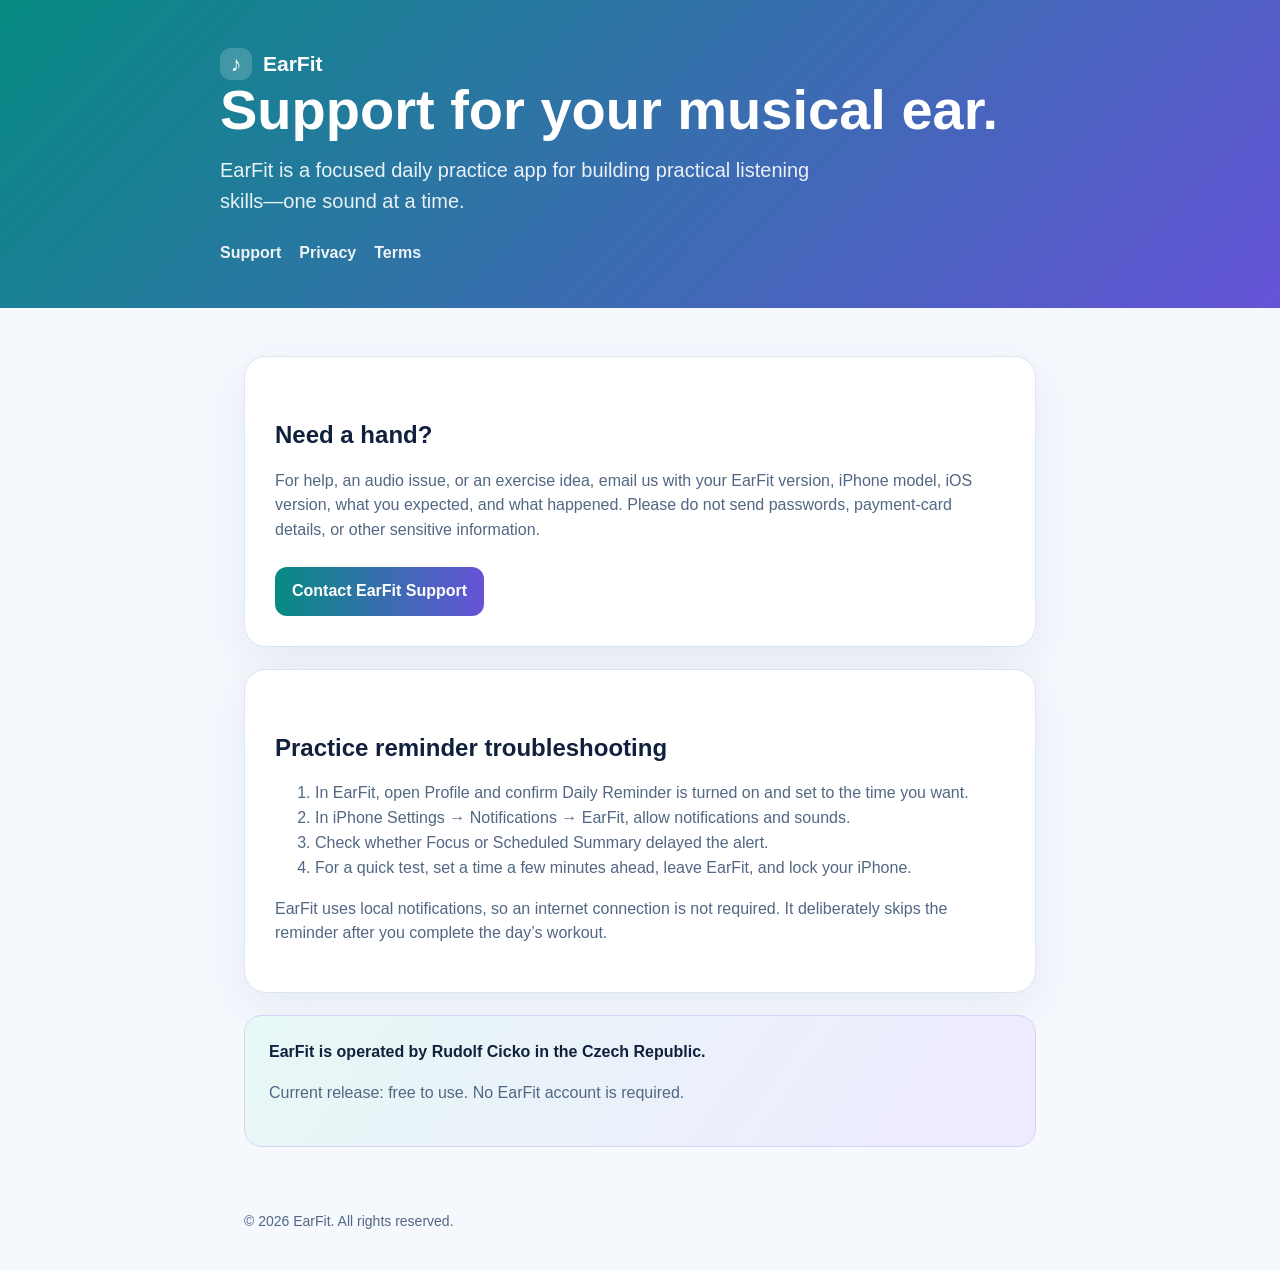
<file: index.html>
<!doctype html>
<html lang="en">
  <head>
    <meta charset="utf-8">
    <meta name="viewport" content="width=device-width, initial-scale=1">
    <title>EarFit Support</title>
    <meta name="description" content="Support and legal information for EarFit, a daily musical ear-training app.">
    <link rel="stylesheet" href="styles.css">
  </head>
  <body>
    <header>
      <div class="wrap">
        <div class="brand"><span class="brand-mark">♪</span> EarFit</div>
        <div class="hero">
          <h1>Support for your musical ear.</h1>
          <p>EarFit is a focused daily practice app for building practical listening skills—one sound at a time.</p>
        </div>
        <nav aria-label="Site"><a href="index.html">Support</a><a href="privacy.html">Privacy</a><a href="terms.html">Terms</a></nav>
      </div>
    </header>
    <main>
      <section class="card">
        <h2>Need a hand?</h2>
        <p>For help, an audio issue, or an exercise idea, email us with your EarFit version, iPhone model, iOS version, what you expected, and what happened. Please do not send passwords, payment-card details, or other sensitive information.</p>
        <a class="button" href="mailto:rudolfcickodev@gmail.com?subject=EarFit%20support">Contact EarFit Support</a>
      </section>
      <section class="card" style="margin-top:22px">
        <h2>Practice reminder troubleshooting</h2>
        <ol>
          <li>In EarFit, open Profile and confirm Daily Reminder is turned on and set to the time you want.</li>
          <li>In iPhone Settings → Notifications → EarFit, allow notifications and sounds.</li>
          <li>Check whether Focus or Scheduled Summary delayed the alert.</li>
          <li>For a quick test, set a time a few minutes ahead, leave EarFit, and lock your iPhone.</li>
        </ol>
        <p>EarFit uses local notifications, so an internet connection is not required. It deliberately skips the reminder after you complete the day’s workout.</p>
      </section>
      <section class="contact">
        <strong>EarFit is operated by Rudolf Cicko in the Czech Republic.</strong>
        <p>Current release: free to use. No EarFit account is required.</p>
      </section>
    </main>
    <footer>© 2026 EarFit. All rights reserved.</footer>
  </body>
</html>
</file>
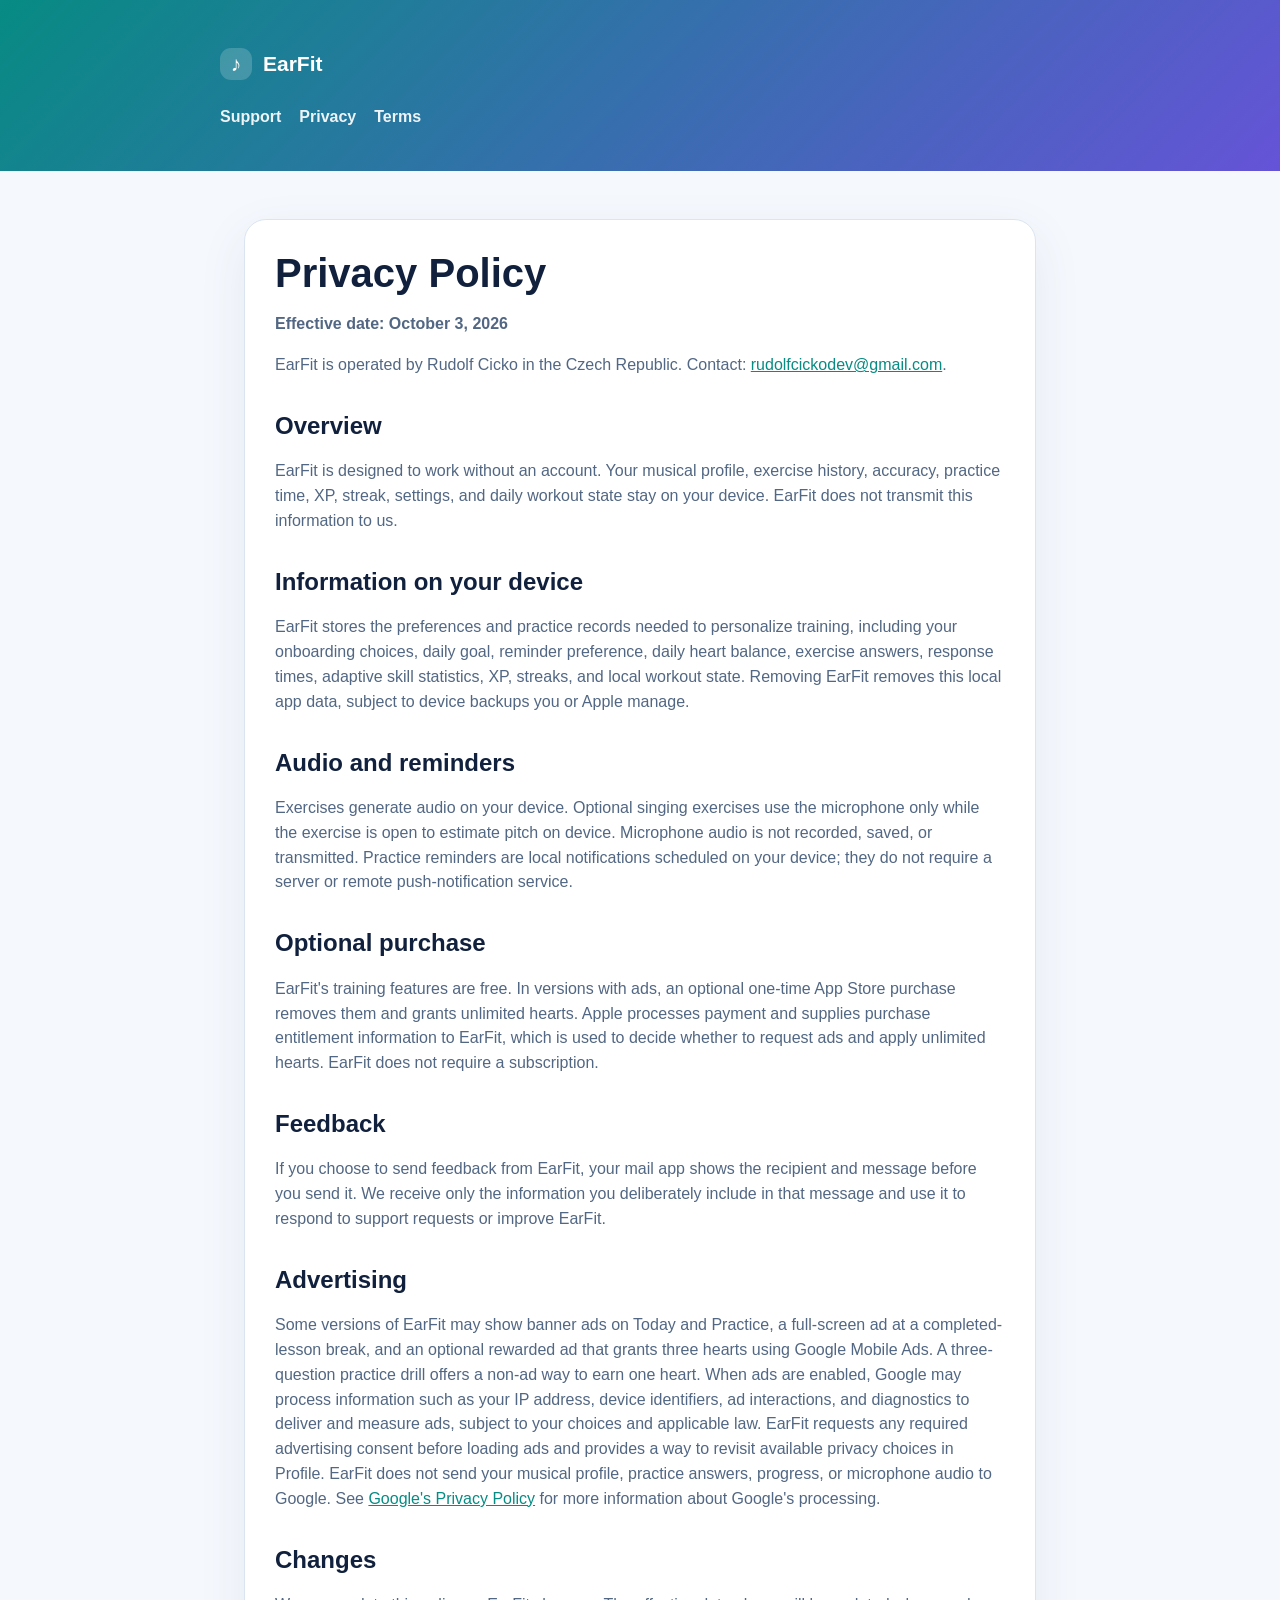
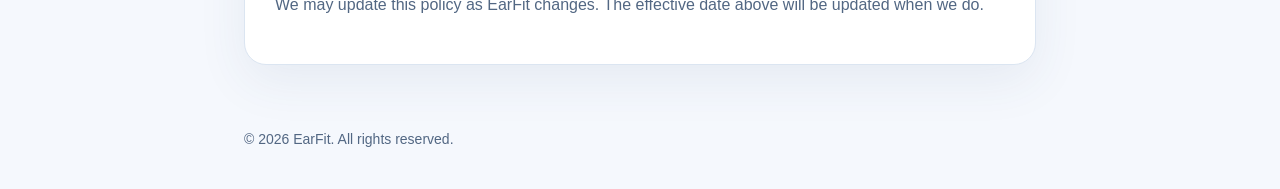
<file: privacy.html>
<!doctype html>
<html lang="en">
  <head>
    <meta charset="utf-8">
    <meta name="viewport" content="width=device-width, initial-scale=1">
    <title>EarFit Privacy Policy</title>
    <meta name="description" content="EarFit Privacy Policy.">
    <link rel="stylesheet" href="styles.css">
  </head>
  <body>
    <header><div class="wrap"><div class="brand"><span class="brand-mark">♪</span> EarFit</div><nav aria-label="Site"><a href="index.html">Support</a><a href="privacy.html">Privacy</a><a href="terms.html">Terms</a></nav></div></header>
    <main><article class="card">
      <h1>Privacy Policy</h1>
      <p><strong>Effective date: October 3, 2026</strong></p>
      <p>EarFit is operated by Rudolf Cicko in the Czech Republic. Contact: <a href="mailto:rudolfcickodev@gmail.com">rudolfcickodev@gmail.com</a>.</p>
      <h2>Overview</h2>
      <p>EarFit is designed to work without an account. Your musical profile, exercise history, accuracy, practice time, XP, streak, settings, and daily workout state stay on your device. EarFit does not transmit this information to us.</p>
      <h2>Information on your device</h2>
      <p>EarFit stores the preferences and practice records needed to personalize training, including your onboarding choices, daily goal, reminder preference, daily heart balance, exercise answers, response times, adaptive skill statistics, XP, streaks, and local workout state. Removing EarFit removes this local app data, subject to device backups you or Apple manage.</p>
      <h2>Audio and reminders</h2>
      <p>Exercises generate audio on your device. Optional singing exercises use the microphone only while the exercise is open to estimate pitch on device. Microphone audio is not recorded, saved, or transmitted. Practice reminders are local notifications scheduled on your device; they do not require a server or remote push-notification service.</p>
      <h2>Optional purchase</h2>
      <p>EarFit's training features are free. In versions with ads, an optional one-time App Store purchase removes them and grants unlimited hearts. Apple processes payment and supplies purchase entitlement information to EarFit, which is used to decide whether to request ads and apply unlimited hearts. EarFit does not require a subscription.</p>
      <h2>Feedback</h2>
      <p>If you choose to send feedback from EarFit, your mail app shows the recipient and message before you send it. We receive only the information you deliberately include in that message and use it to respond to support requests or improve EarFit.</p>
      <h2>Advertising</h2>
      <p>Some versions of EarFit may show banner ads on Today and Practice, a full-screen ad at a completed-lesson break, and an optional rewarded ad that grants three hearts using Google Mobile Ads. A three-question practice drill offers a non-ad way to earn one heart. When ads are enabled, Google may process information such as your IP address, device identifiers, ad interactions, and diagnostics to deliver and measure ads, subject to your choices and applicable law. EarFit requests any required advertising consent before loading ads and provides a way to revisit available privacy choices in Profile. EarFit does not send your musical profile, practice answers, progress, or microphone audio to Google. See <a href="https://policies.google.com/privacy">Google's Privacy Policy</a> for more information about Google's processing.</p>
      <h2>Changes</h2>
      <p>We may update this policy as EarFit changes. The effective date above will be updated when we do.</p>
    </article></main>
    <footer>© 2026 EarFit. All rights reserved.</footer>
  </body>
</html>
</file>
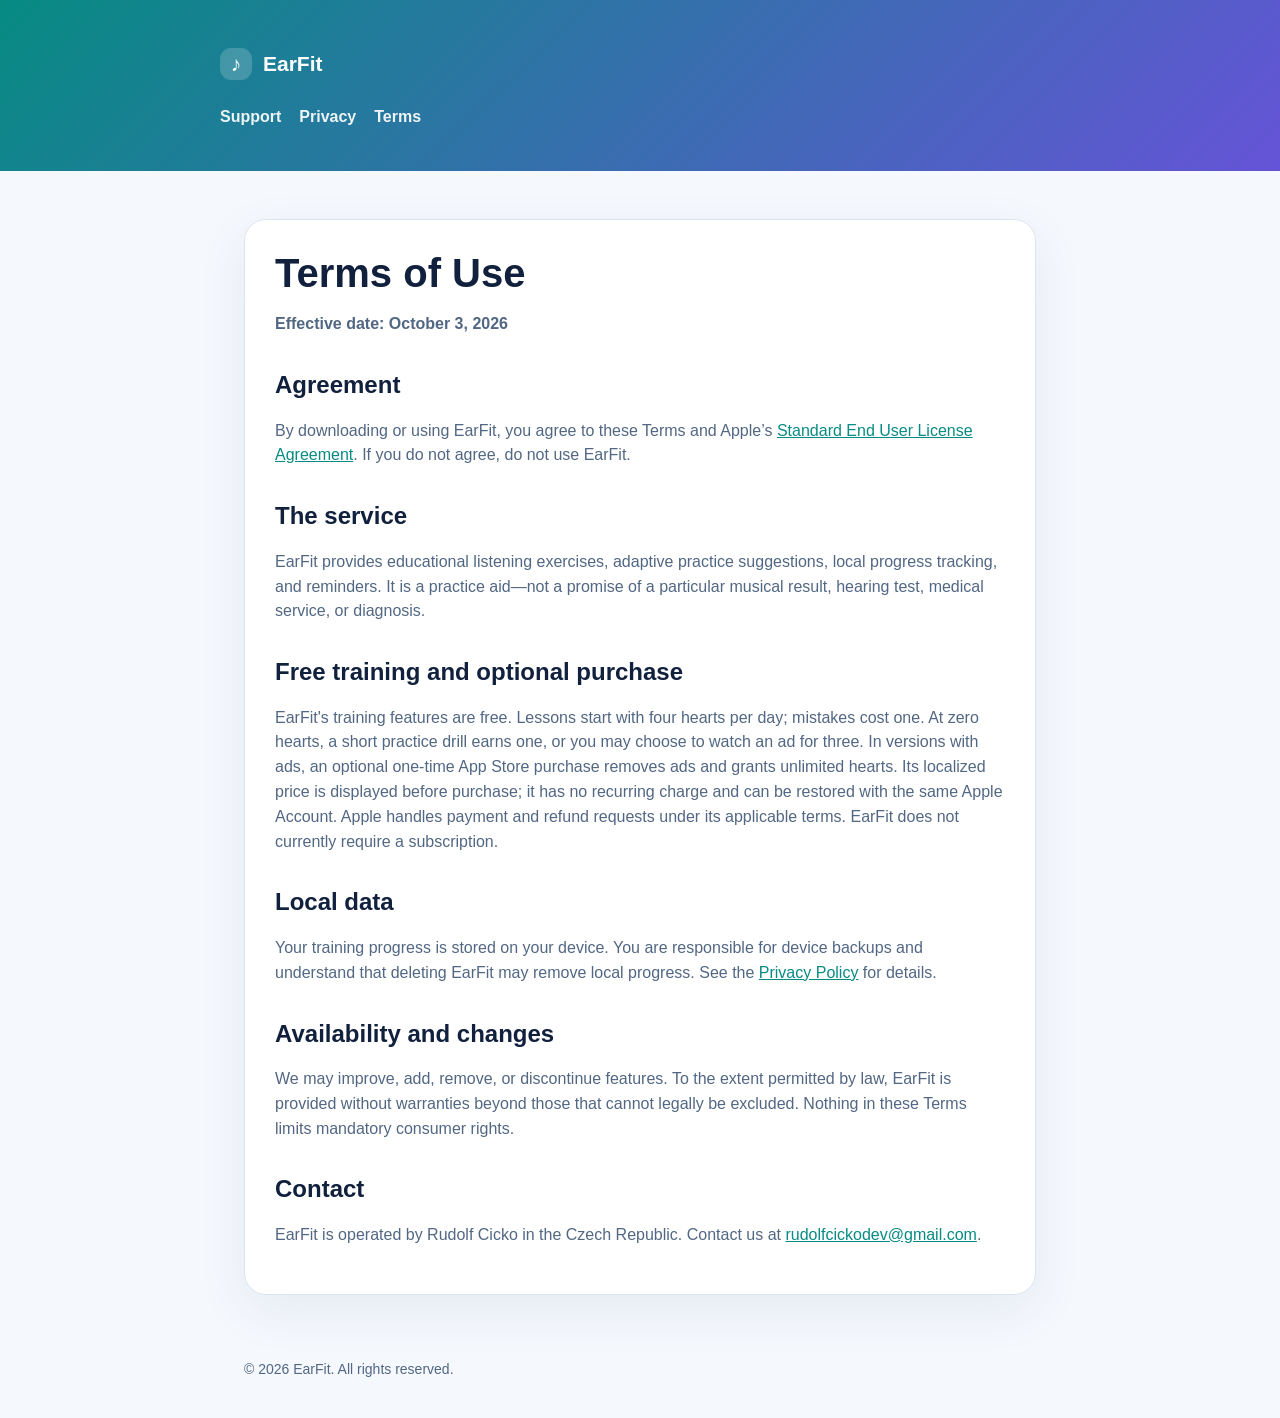
<file: terms.html>
<!doctype html>
<html lang="en">
  <head>
    <meta charset="utf-8">
    <meta name="viewport" content="width=device-width, initial-scale=1">
    <title>EarFit Terms of Use</title>
    <meta name="description" content="EarFit Terms of Use.">
    <link rel="stylesheet" href="styles.css">
  </head>
  <body>
    <header><div class="wrap"><div class="brand"><span class="brand-mark">♪</span> EarFit</div><nav aria-label="Site"><a href="index.html">Support</a><a href="privacy.html">Privacy</a><a href="terms.html">Terms</a></nav></div></header>
    <main><article class="card">
      <h1>Terms of Use</h1>
      <p><strong>Effective date: October 3, 2026</strong></p>
      <h2>Agreement</h2>
      <p>By downloading or using EarFit, you agree to these Terms and Apple’s <a href="https://www.apple.com/legal/internet-services/itunes/dev/stdeula/">Standard End User License Agreement</a>. If you do not agree, do not use EarFit.</p>
      <h2>The service</h2>
      <p>EarFit provides educational listening exercises, adaptive practice suggestions, local progress tracking, and reminders. It is a practice aid—not a promise of a particular musical result, hearing test, medical service, or diagnosis.</p>
      <h2>Free training and optional purchase</h2>
      <p>EarFit's training features are free. Lessons start with four hearts per day; mistakes cost one. At zero hearts, a short practice drill earns one, or you may choose to watch an ad for three. In versions with ads, an optional one-time App Store purchase removes ads and grants unlimited hearts. Its localized price is displayed before purchase; it has no recurring charge and can be restored with the same Apple Account. Apple handles payment and refund requests under its applicable terms. EarFit does not currently require a subscription.</p>
      <h2>Local data</h2>
      <p>Your training progress is stored on your device. You are responsible for device backups and understand that deleting EarFit may remove local progress. See the <a href="privacy.html">Privacy Policy</a> for details.</p>
      <h2>Availability and changes</h2>
      <p>We may improve, add, remove, or discontinue features. To the extent permitted by law, EarFit is provided without warranties beyond those that cannot legally be excluded. Nothing in these Terms limits mandatory consumer rights.</p>
      <h2>Contact</h2>
      <p>EarFit is operated by Rudolf Cicko in the Czech Republic. Contact us at <a href="mailto:rudolfcickodev@gmail.com">rudolfcickodev@gmail.com</a>.</p>
    </article></main>
    <footer>© 2026 EarFit. All rights reserved.</footer>
  </body>
</html>
</file>
<file: styles.css>
:root {
  color-scheme: light;
  --ink: #11213d;
  --muted: #526783;
  --teal: #078b83;
  --violet: #6553d7;
  --line: #dbe5f1;
  --wash: #f5f8fd;
}

* { box-sizing: border-box; }

body {
  margin: 0;
  font-family: -apple-system, BlinkMacSystemFont, "SF Pro Display", "Segoe UI", sans-serif;
  background: var(--wash);
  color: var(--ink);
  line-height: 1.55;
}

a { color: var(--teal); }

header {
  background: linear-gradient(135deg, #078b83 0%, #6553d7 100%);
  color: white;
  padding: 48px 24px 42px;
}

.wrap { max-width: 840px; margin: 0 auto; }

.brand { display: flex; align-items: center; gap: 11px; font-size: 21px; font-weight: 800; }
.brand-mark { width: 32px; height: 32px; border-radius: 11px; background: rgba(255,255,255,.18); display: grid; place-items: center; }

nav { display: flex; flex-wrap: wrap; gap: 18px; margin-top: 24px; }
nav a { color: white; font-weight: 650; text-decoration: none; opacity: .92; }
nav a:hover { opacity: 1; text-decoration: underline; }

main { max-width: 840px; margin: 0 auto; padding: 48px 24px 64px; }

.card {
  background: white;
  border: 1px solid var(--line);
  border-radius: 22px;
  padding: 30px;
  box-shadow: 0 16px 50px rgba(52, 79, 117, .08);
}

.hero h1 { font-size: clamp(34px, 8vw, 56px); line-height: 1.05; margin: 0 0 16px; }
.hero p { font-size: 20px; color: rgba(255,255,255,.9); max-width: 620px; margin: 0; }

h1, h2 { line-height: 1.15; }
h1 { margin: 0 0 14px; font-size: 40px; }
h2 { margin-top: 34px; font-size: 24px; }
p, li { color: var(--muted); }

.contact {
  background: linear-gradient(125deg, #e7f8f5, #eeeaff);
  border: 1px solid #d8d3f6;
  border-radius: 18px;
  padding: 24px;
  margin-top: 22px;
}

.button {
  display: inline-block;
  margin-top: 8px;
  padding: 12px 17px;
  color: white;
  background: linear-gradient(90deg, var(--teal), var(--violet));
  border-radius: 12px;
  font-weight: 750;
  text-decoration: none;
}

footer { max-width: 840px; margin: 0 auto; padding: 0 24px 38px; color: var(--muted); font-size: 14px; }

@media (max-width: 540px) {
  header { padding-top: 34px; }
  .card { padding: 23px; border-radius: 18px; }
  main { padding-top: 30px; }
}
</file>
